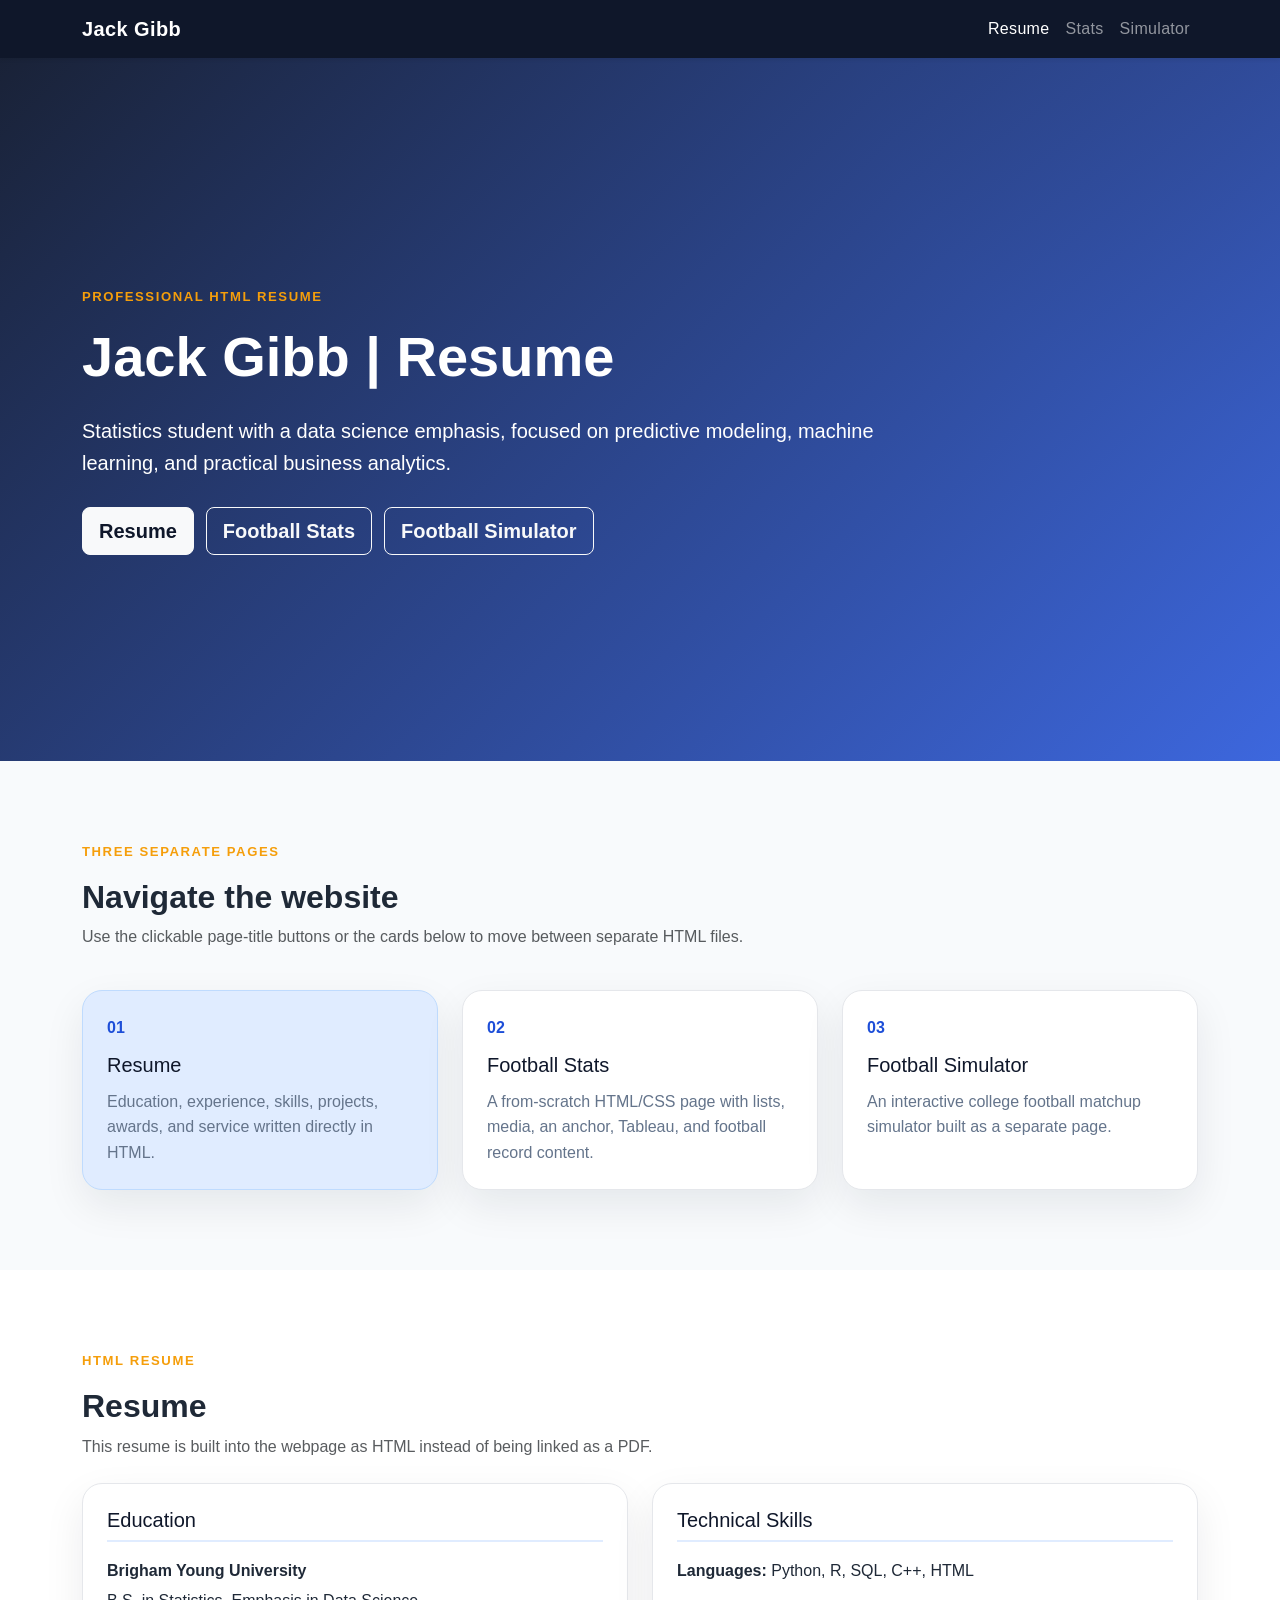
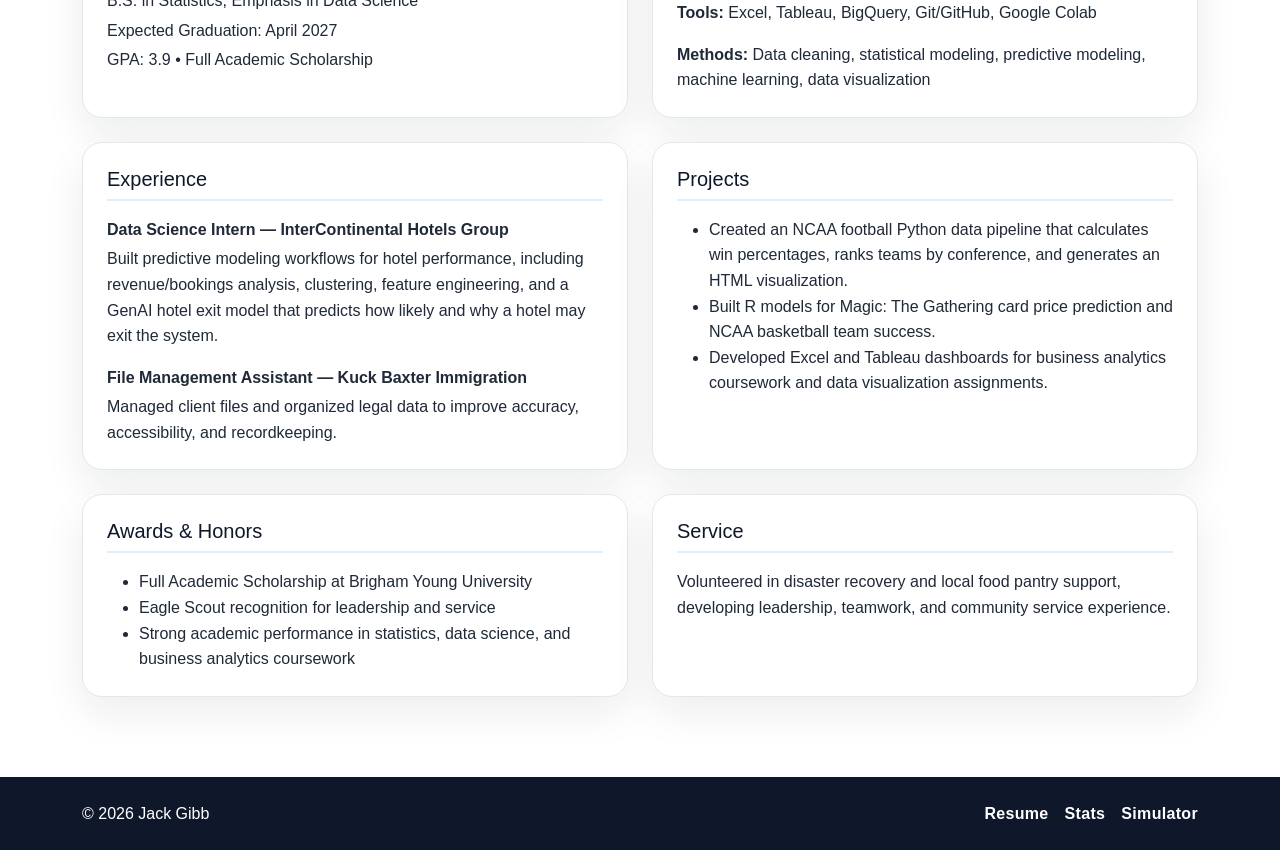
<file: index.html>
<!doctype html>
<html lang="en">
<head>
  <meta charset="utf-8">
  <meta name="viewport" content="width=device-width, initial-scale=1">
  <meta name="description" content="Professional resume page for Jack Gibb with navigation to a from-scratch football stats page and simulator page.">
  <title>Jack Gibb | Resume</title>
  <link href="https://cdn.jsdelivr.net/npm/bootstrap@5.3.3/dist/css/bootstrap.min.css" rel="stylesheet">
  <link rel="stylesheet" href="styles.css">
</head>
<body>
  <nav class="navbar navbar-expand-lg navbar-dark fixed-top shadow-sm" aria-label="Main navigation">
    <div class="container">
      <a class="navbar-brand fw-bold" href="index.html">Jack Gibb</a>
      <button class="navbar-toggler" type="button" data-bs-toggle="collapse" data-bs-target="#navbarNav" aria-controls="navbarNav" aria-expanded="false" aria-label="Toggle navigation">
        <span class="navbar-toggler-icon"></span>
      </button>
      <div class="collapse navbar-collapse" id="navbarNav">
        <ul class="navbar-nav ms-auto">
          <li class="nav-item"><a class="nav-link active" aria-current="page" href="index.html">Resume</a></li>
          <li class="nav-item"><a class="nav-link" href="stats.html">Stats</a></li>
          <li class="nav-item"><a class="nav-link" href="simulator.html">Simulator</a></li>
        </ul>
      </div>
    </div>
  </nav>

  <header class="hero-section text-white">
    <div class="container py-5">
      <div class="row align-items-center min-vh-65">
        <div class="col-lg-9">
          <p class="eyebrow mb-3">Professional HTML resume</p>
          <h1 class="display-4 fw-bold mb-4">Jack Gibb | Resume</h1>
          <p class="lead mb-4">Statistics student with a data science emphasis, focused on predictive modeling, machine learning, and practical business analytics.</p>
          <div class="title-nav" aria-label="Clickable page title navigation">
            <a class="btn btn-light btn-lg" href="index.html">Resume</a>
            <a class="btn btn-outline-light btn-lg" href="stats.html">Football Stats</a>
            <a class="btn btn-outline-light btn-lg" href="simulator.html">Football Simulator</a>
          </div>
        </div>
      </div>
    </div>
  </header>

  <main>
    <section class="section-padding bg-light" aria-labelledby="site-pages-heading">
      <div class="container">
        <div class="row mb-4">
          <div class="col-lg-8">
            <p class="section-label">Three separate pages</p>
            <h2 id="site-pages-heading" class="fw-bold">Navigate the website</h2>
            <p class="text-muted">Use the clickable page-title buttons or the cards below to move between separate HTML files.</p>
          </div>
        </div>

        <div class="row g-4">
          <div class="col-md-4">
            <a class="page-card active-page h-100" href="index.html" aria-label="Go to Resume page">
              <span class="page-number">01</span>
              <h3>Resume</h3>
              <p>Education, experience, skills, projects, awards, and service written directly in HTML.</p>
            </a>
          </div>
          <div class="col-md-4">
            <a class="page-card h-100" href="stats.html" aria-label="Go to Football Stats page">
              <span class="page-number">02</span>
              <h3>Football Stats</h3>
              <p>A from-scratch HTML/CSS page with lists, media, an anchor, Tableau, and football record content.</p>
            </a>
          </div>
          <div class="col-md-4">
            <a class="page-card h-100" href="simulator.html" aria-label="Go to Football Simulator page">
              <span class="page-number">03</span>
              <h3>Football Simulator</h3>
              <p>An interactive college football matchup simulator built as a separate page.</p>
            </a>
          </div>
        </div>
      </div>
    </section>

    <section id="resume" class="section-padding" aria-labelledby="resume-heading">
      <div class="container">
        <div class="row mb-4">
          <div class="col-lg-8">
            <p class="section-label">HTML resume</p>
            <h2 id="resume-heading" class="fw-bold">Resume</h2>
            <p class="text-muted mb-0">This resume is built into the webpage as HTML instead of being linked as a PDF.</p>
          </div>
        </div>

        <div class="row g-4">
          <div class="col-lg-6">
            <div class="resume-card h-100">
              <h3>Education</h3>
              <p class="mb-1"><strong>Brigham Young University</strong></p>
              <p class="mb-1">B.S. in Statistics, Emphasis in Data Science</p>
              <p class="mb-1">Expected Graduation: April 2027</p>
              <p class="mb-0">GPA: 3.9 • Full Academic Scholarship</p>
            </div>
          </div>

          <div class="col-lg-6">
            <div class="resume-card h-100">
              <h3>Technical Skills</h3>
              <p><strong>Languages:</strong> Python, R, SQL, C++, HTML</p>
              <p><strong>Tools:</strong> Excel, Tableau, BigQuery, Git/GitHub, Google Colab</p>
              <p class="mb-0"><strong>Methods:</strong> Data cleaning, statistical modeling, predictive modeling, machine learning, data visualization</p>
            </div>
          </div>

          <div class="col-lg-6">
            <div class="resume-card h-100">
              <h3>Experience</h3>
              <p class="mb-1"><strong>Data Science Intern — InterContinental Hotels Group</strong></p>
              <p>Built predictive modeling workflows for hotel performance, including revenue/bookings analysis, clustering, feature engineering, and a GenAI hotel exit model that predicts how likely and why a hotel may exit the system.</p>
              <p class="mb-1"><strong>File Management Assistant — Kuck Baxter Immigration</strong></p>
              <p class="mb-0">Managed client files and organized legal data to improve accuracy, accessibility, and recordkeeping.</p>
            </div>
          </div>

          <div class="col-lg-6">
            <div class="resume-card h-100">
              <h3>Projects</h3>
              <ul class="mb-0">
                <li>Created an NCAA football Python data pipeline that calculates win percentages, ranks teams by conference, and generates an HTML visualization.</li>
                <li>Built R models for Magic: The Gathering card price prediction and NCAA basketball team success.</li>
                <li>Developed Excel and Tableau dashboards for business analytics coursework and data visualization assignments.</li>
              </ul>
            </div>
          </div>

          <div class="col-lg-6">
            <div class="resume-card h-100">
              <h3>Awards & Honors</h3>
              <ul class="mb-0">
                <li>Full Academic Scholarship at Brigham Young University</li>
                <li>Eagle Scout recognition for leadership and service</li>
                <li>Strong academic performance in statistics, data science, and business analytics coursework</li>
              </ul>
            </div>
          </div>

          <div class="col-lg-6">
            <div class="resume-card h-100">
              <h3>Service</h3>
              <p class="mb-0">Volunteered in disaster recovery and local food pantry support, developing leadership, teamwork, and community service experience.</p>
            </div>
          </div>
        </div>
      </div>
    </section>
  </main>

  <footer class="site-footer text-white py-4">
    <div class="container d-flex flex-column flex-md-row justify-content-between align-items-center gap-3">
      <p class="mb-0">© 2026 Jack Gibb</p>
      <div class="footer-links">
        <a class="footer-link" href="index.html">Resume</a>
        <a class="footer-link" href="stats.html">Stats</a>
        <a class="footer-link" href="simulator.html">Simulator</a>
      </div>
    </div>
  </footer>

  <script src="https://cdn.jsdelivr.net/npm/bootstrap@5.3.3/dist/js/bootstrap.bundle.min.js"></script>
</body>
</html>
</file>
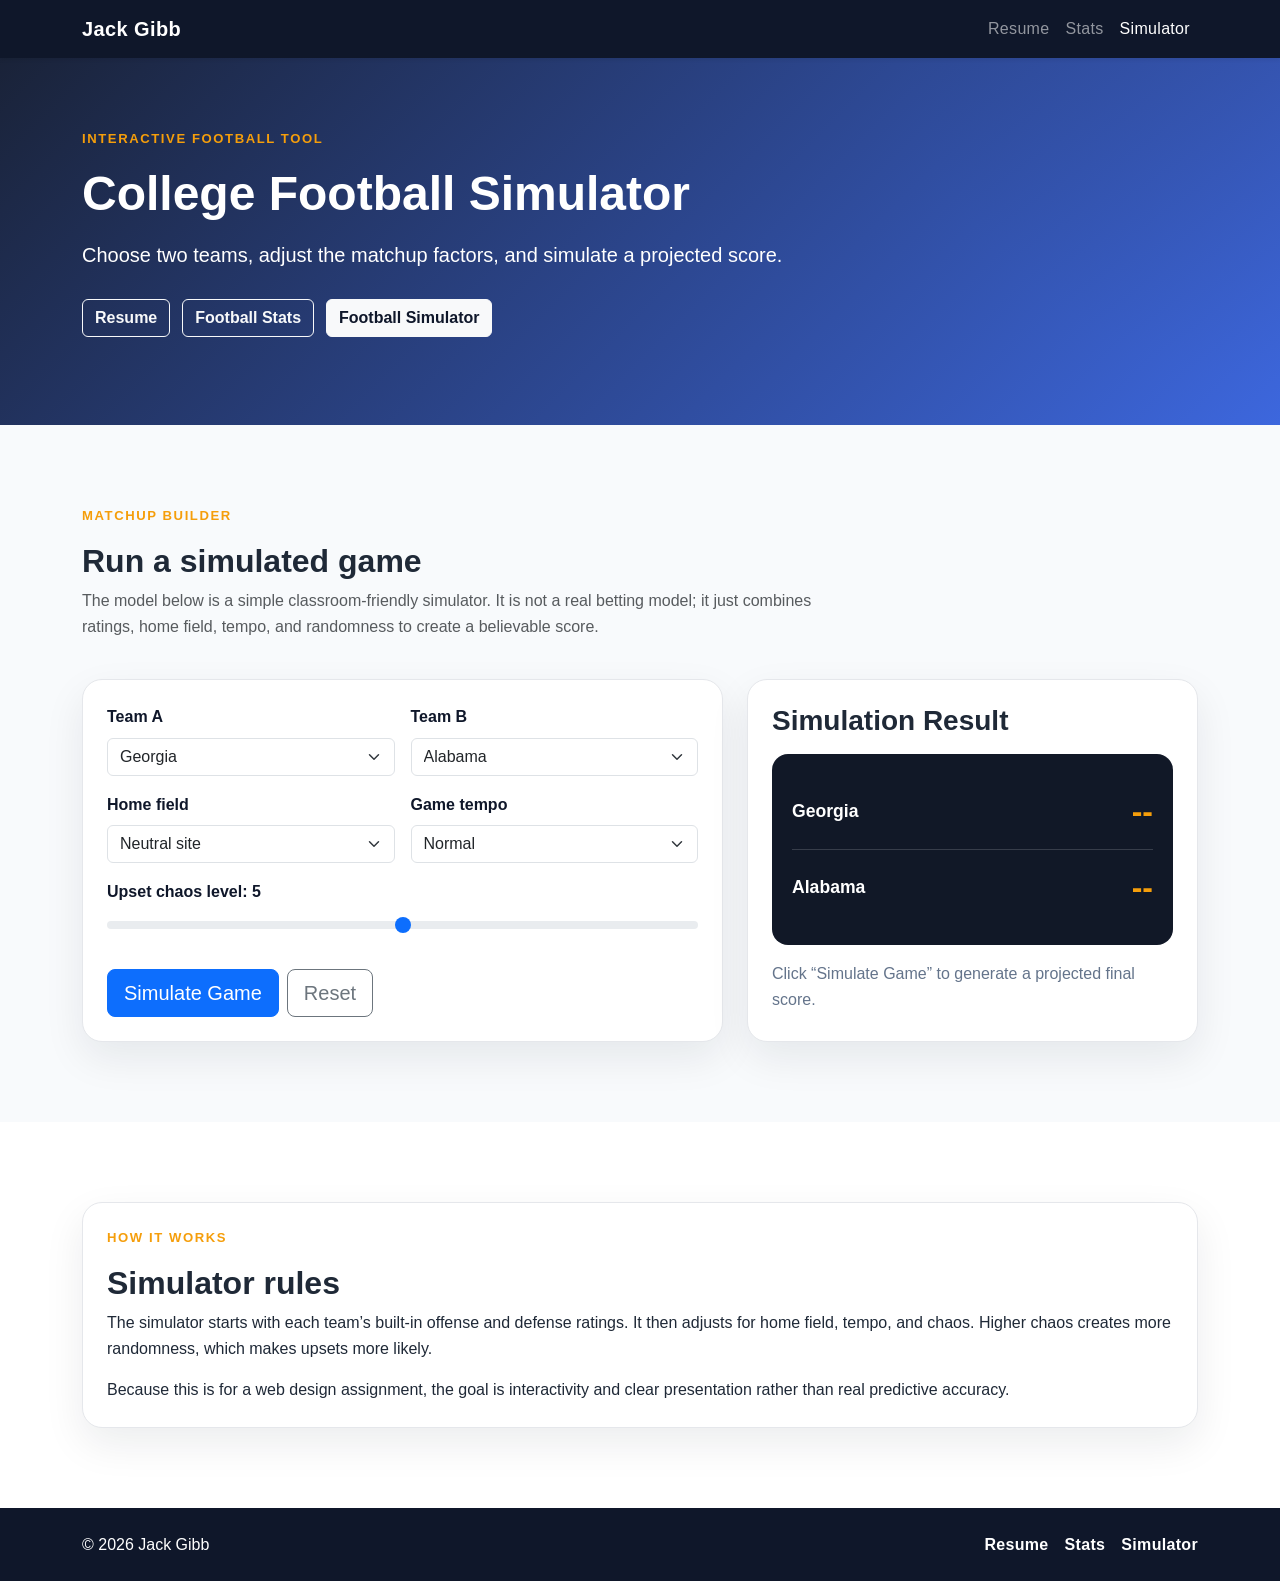
<file: simulator.html>
<!doctype html>
<html lang="en">
<head>
  <meta charset="utf-8">
  <meta name="viewport" content="width=device-width, initial-scale=1">
  <meta name="description" content="Interactive college football simulator page with matchup controls and predicted score output.">
  <title>College Football Simulator | Jack Gibb</title>
  <link href="https://cdn.jsdelivr.net/npm/bootstrap@5.3.3/dist/css/bootstrap.min.css" rel="stylesheet">
  <link rel="stylesheet" href="styles.css">
</head>
<body>
  <nav class="navbar navbar-expand-lg navbar-dark fixed-top shadow-sm" aria-label="Main navigation">
    <div class="container">
      <a class="navbar-brand fw-bold" href="index.html">Jack Gibb</a>
      <button class="navbar-toggler" type="button" data-bs-toggle="collapse" data-bs-target="#navbarNav" aria-controls="navbarNav" aria-expanded="false" aria-label="Toggle navigation">
        <span class="navbar-toggler-icon"></span>
      </button>
      <div class="collapse navbar-collapse" id="navbarNav">
        <ul class="navbar-nav ms-auto">
          <li class="nav-item"><a class="nav-link" href="index.html">Resume</a></li>
          <li class="nav-item"><a class="nav-link" href="stats.html">Stats</a></li>
          <li class="nav-item"><a class="nav-link active" aria-current="page" href="simulator.html">Simulator</a></li>
        </ul>
      </div>
    </div>
  </nav>

  <header class="page-header text-white">
    <div class="container py-5">
      <div class="row align-items-center">
        <div class="col-lg-9">
          <p class="eyebrow mb-3">Interactive football tool</p>
          <h1 class="display-5 fw-bold mb-3">College Football Simulator</h1>
          <p class="lead mb-0">Choose two teams, adjust the matchup factors, and simulate a projected score.</p>
          <div class="title-nav" aria-label="Clickable page title navigation">
            <a class="btn btn-outline-light" href="index.html">Resume</a>
            <a class="btn btn-outline-light" href="stats.html">Football Stats</a>
            <a class="btn btn-light" href="simulator.html">Football Simulator</a>
          </div>
        </div>
      </div>
    </div>
  </header>

  <main>
    <section class="section-padding bg-light" aria-labelledby="simulator-heading">
      <div class="container">
        <div class="row mb-4">
          <div class="col-lg-8">
            <p class="section-label">Matchup builder</p>
            <h2 id="simulator-heading" class="fw-bold">Run a simulated game</h2>
            <p class="text-muted">The model below is a simple classroom-friendly simulator. It is not a real betting model; it just combines ratings, home field, tempo, and randomness to create a believable score.</p>
          </div>
        </div>

        <div class="row g-4 align-items-stretch">
          <div class="col-lg-7">
            <div class="sim-card h-100">
              <form id="simForm">
                <div class="row g-3">
                  <div class="col-md-6">
                    <label class="form-label" for="teamA">Team A</label>
                    <select class="form-select" id="teamA">
                      <option value="Georgia" data-offense="91" data-defense="94">Georgia</option>
                      <option value="Alabama" data-offense="92" data-defense="90">Alabama</option>
                      <option value="Ohio State" data-offense="94" data-defense="88">Ohio State</option>
                      <option value="Michigan" data-offense="88" data-defense="93">Michigan</option>
                      <option value="Texas" data-offense="90" data-defense="86">Texas</option>
                      <option value="Oregon" data-offense="93" data-defense="84">Oregon</option>
                      <option value="BYU" data-offense="82" data-defense="80">BYU</option>
                      <option value="Utah" data-offense="78" data-defense="86">Utah</option>
                    </select>
                  </div>
                  <div class="col-md-6">
                    <label class="form-label" for="teamB">Team B</label>
                    <select class="form-select" id="teamB">
                      <option value="Alabama" data-offense="92" data-defense="90">Alabama</option>
                      <option value="Georgia" data-offense="91" data-defense="94">Georgia</option>
                      <option value="Ohio State" data-offense="94" data-defense="88">Ohio State</option>
                      <option value="Michigan" data-offense="88" data-defense="93">Michigan</option>
                      <option value="Texas" data-offense="90" data-defense="86">Texas</option>
                      <option value="Oregon" data-offense="93" data-defense="84">Oregon</option>
                      <option value="BYU" data-offense="82" data-defense="80">BYU</option>
                      <option value="Utah" data-offense="78" data-defense="86">Utah</option>
                    </select>
                  </div>

                  <div class="col-md-6">
                    <label class="form-label" for="homeTeam">Home field</label>
                    <select class="form-select" id="homeTeam">
                      <option value="neutral">Neutral site</option>
                      <option value="A">Team A home</option>
                      <option value="B">Team B home</option>
                    </select>
                  </div>

                  <div class="col-md-6">
                    <label class="form-label" for="tempo">Game tempo</label>
                    <select class="form-select" id="tempo">
                      <option value="slow">Slow</option>
                      <option value="normal" selected>Normal</option>
                      <option value="fast">Fast</option>
                    </select>
                  </div>

                  <div class="col-12">
                    <label class="form-label" for="chaos">Upset chaos level: <span id="chaosValue">5</span></label>
                    <input class="form-range" type="range" min="0" max="10" value="5" id="chaos">
                  </div>

                  <div class="col-12 d-flex flex-wrap gap-2 pt-2">
                    <button class="btn btn-primary btn-lg" type="submit">Simulate Game</button>
                    <button class="btn btn-outline-secondary btn-lg" type="button" id="resetButton">Reset</button>
                  </div>
                </div>
              </form>
            </div>
          </div>

          <div class="col-lg-5">
            <div class="result-panel h-100">
              <h3 class="fw-bold mb-3">Simulation Result</h3>
              <div class="scoreboard" aria-live="polite">
                <div class="score-line">
                  <span class="team-name" id="scoreTeamA">Georgia</span>
                  <span class="team-score" id="scoreA">--</span>
                </div>
                <div class="score-line">
                  <span class="team-name" id="scoreTeamB">Alabama</span>
                  <span class="team-score" id="scoreB">--</span>
                </div>
              </div>
              <p class="prediction-detail mt-3 mb-0" id="predictionText">Click “Simulate Game” to generate a projected final score.</p>
            </div>
          </div>
        </div>
      </div>
    </section>

    <section class="section-padding" aria-labelledby="rules-heading">
      <div class="container">
        <div class="content-panel">
          <p class="section-label">How it works</p>
          <h2 id="rules-heading" class="fw-bold">Simulator rules</h2>
          <p>The simulator starts with each team’s built-in offense and defense ratings. It then adjusts for home field, tempo, and chaos. Higher chaos creates more randomness, which makes upsets more likely.</p>
          <p class="mb-0">Because this is for a web design assignment, the goal is interactivity and clear presentation rather than real predictive accuracy.</p>
        </div>
      </div>
    </section>
  </main>

  <footer class="site-footer text-white py-4">
    <div class="container d-flex flex-column flex-md-row justify-content-between align-items-center gap-3">
      <p class="mb-0">© 2026 Jack Gibb</p>
      <div class="footer-links">
        <a class="footer-link" href="index.html">Resume</a>
        <a class="footer-link" href="stats.html">Stats</a>
        <a class="footer-link" href="simulator.html">Simulator</a>
      </div>
    </div>
  </footer>

  <script src="https://cdn.jsdelivr.net/npm/bootstrap@5.3.3/dist/js/bootstrap.bundle.min.js"></script>
  <script src="simulator.js"></script>
</body>
</html>
</file>
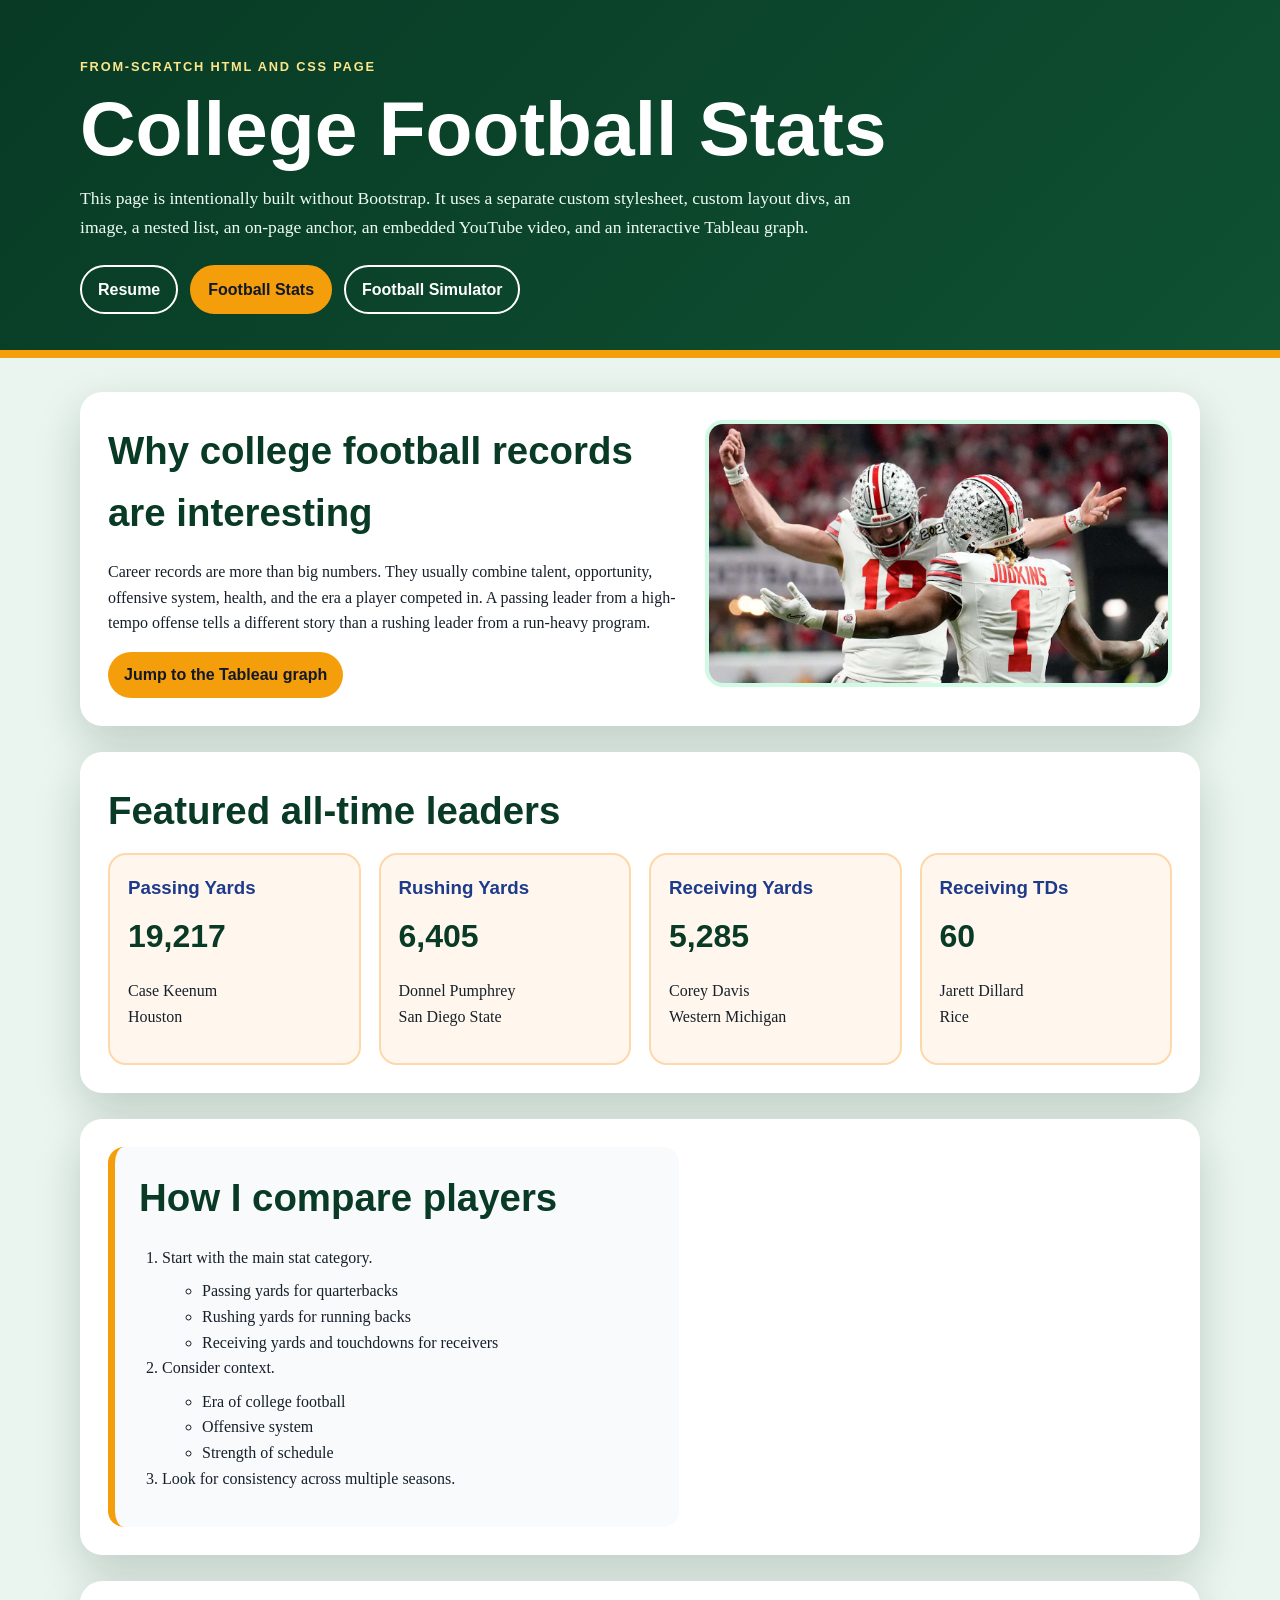
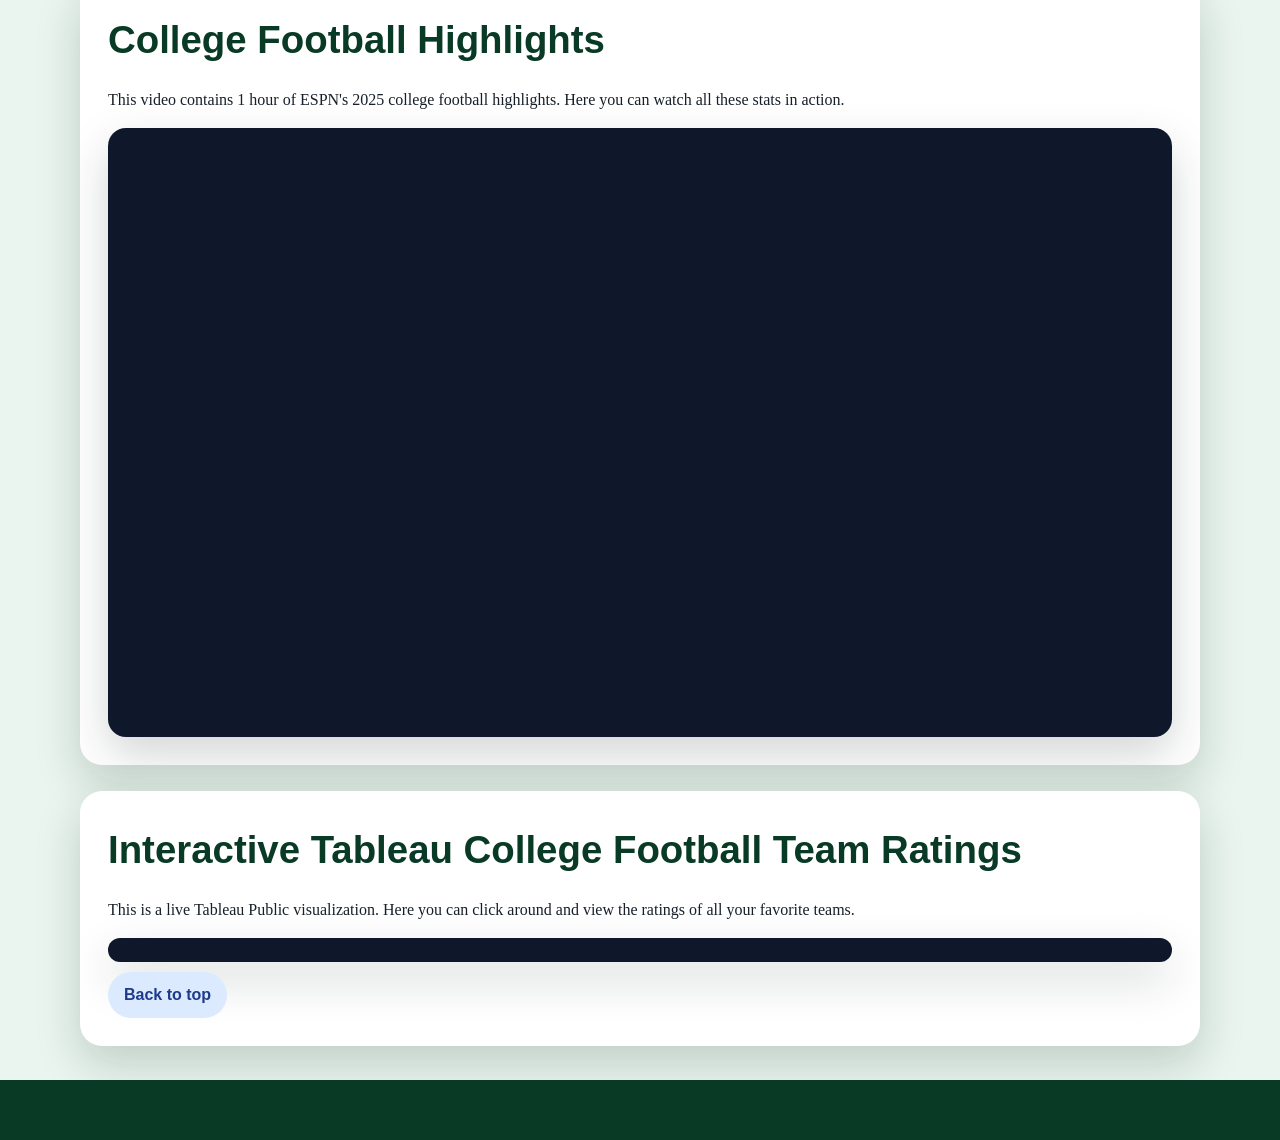
<file: stats.html>
<!doctype html>
<html lang="en">
<head>
  <meta charset="utf-8">
  <meta name="viewport" content="width=device-width, initial-scale=1">
  <meta name="description" content="A from-scratch college football stats page demonstrating custom HTML, CSS, media, lists, anchors, and Tableau.">
  <title>Football Stats | From-Scratch Page</title>
  <link rel="stylesheet" href="stats.css">
</head>
<body>
  <header class="scratch-header" id="top">
    <div class="header-inner">
      <p class="kicker">From-scratch HTML and CSS page</p>
      <h1>College Football Stats</h1>
      <p class="header-summary">This page is intentionally built without Bootstrap. It uses a separate custom stylesheet, custom layout divs, an image, a nested list, an on-page anchor, an embedded YouTube video, and an interactive Tableau graph.</p>
      <nav class="title-buttons" aria-label="Page navigation buttons">
        <a href="index.html">Resume</a>
        <a class="active" href="stats.html">Football Stats</a>
        <a href="simulator.html">Football Simulator</a>
      </nav>
    </div>
  </header>

  <main class="page-wrap">
    <div class="content-block block-padding two-column-grid">
      <div>
        <h2>Why college football records are interesting</h2>
        <p>Career records are more than big numbers. They usually combine talent, opportunity, offensive system, health, and the era a player competed in. A passing leader from a high-tempo offense tells a different story than a rushing leader from a run-heavy program.</p>
        <a class="anchor-button" href="#tableau-viz-section">Jump to the Tableau graph</a>
      </div>
      <div>
        <img class="field-image" src="OSUcfbpic1.jpeg" alt="Howard and Judkins celebrating">
      </div>
    </div>

    <div class="content-block block-padding" id="record-board">
      <h2>Featured all-time leaders</h2>
      <div class="leader-grid">
        <div class="leader-card">
          <h3>Passing Yards</h3>
          <p class="big-number">19,217</p>
          <p>Case Keenum<br>Houston</p>
        </div>
        <div class="leader-card">
          <h3>Rushing Yards</h3>
          <p class="big-number">6,405</p>
          <p>Donnel Pumphrey<br>San Diego State</p>
        </div>
        <div class="leader-card">
          <h3>Receiving Yards</h3>
          <p class="big-number">5,285</p>
          <p>Corey Davis<br>Western Michigan</p>
        </div>
        <div class="leader-card">
          <h3>Receiving TDs</h3>
          <p class="big-number">60</p>
          <p>Jarett Dillard<br>Rice</p>
        </div>
      </div>
    </div>

    <div class="content-block block-padding two-column-grid">
      <div class="nested-list-box">
        <h2>How I compare players</h2>
        <ol>
          <li>Start with the main stat category.
            <ul>
              <li>Passing yards for quarterbacks</li>
              <li>Rushing yards for running backs</li>
              <li>Receiving yards and touchdowns for receivers</li>
            </ul>
          </li>
          <li>Consider context.
            <ul>
              <li>Era of college football</li>
              <li>Offensive system</li>
              <li>Strength of schedule</li>
            </ul>
          </li>
          <li>Look for consistency across multiple seasons.</li>
        </ol>
      </div>
    </div>

    <div class="content-block block-padding" id="video-section">
      <h2>College Football Highlights</h2>
      <p>This video contains 1 hour of ESPN's 2025 college football highlights. Here you can watch all these stats in action.</p>
      <div class="video-frame">
        <iframe src="https://www.youtube.com/embed/m5FCw0K7kaY" title="College football highlights video" allow="accelerometer; autoplay; clipboard-write; encrypted-media; gyroscope; picture-in-picture; web-share" allowfullscreen></iframe>
      </div>
    </div>

    <div class="content-block block-padding" id="tableau-viz-section">
      <h2>Interactive Tableau College Football Team Ratings</h2>
      <p>This is a live Tableau Public visualization. Here you can click around and view the ratings of all your favorite teams.</p>
      <div class="tableau-frame">
        <tableau-viz id="tableauViz" src="https://public.tableau.com/views/TheRoundRobin-CollegeFootballVisualization/TheRoundRobinCollegeFootballTeamDashboard" toolbar="bottom" hide-tabs></tableau-viz>
      </div>
      <a class="source-link" href="#top">Back to top</a>
    </div>
  </main>

  <footer class="scratch-footer">
    <p></p>
  </footer>

  <script type="module" src="https://public.tableau.com/javascripts/api/tableau.embedding.3.latest.min.js"></script>
</body>
</html>
</file>
<file: styles.css>
:root {
  --navy: #0f172a;
  --blue: #1d4ed8;
  --light-blue: #e0ecff;
  --gold: #f59e0b;
  --text: #1f2937;
  --muted: #64748b;
  --panel: #ffffff;
  --border: #e5e7eb;
}

html {
  scroll-behavior: smooth;
}

body {
  font-family: Arial, Helvetica, sans-serif;
  color: var(--text);
  background: #ffffff;
  line-height: 1.6;
}

.navbar,
.site-footer {
  background: var(--navy);
}

.navbar-brand,
.nav-link,
.footer-link {
  letter-spacing: 0.02em;
}

.nav-link:hover,
.footer-link:hover {
  color: var(--gold) !important;
}

.footer-link {
  color: #ffffff;
  text-decoration: none;
  font-weight: 600;
}

.footer-links {
  display: flex;
  gap: 1rem;
  flex-wrap: wrap;
}

.hero-section,
.page-header {
  background:
    linear-gradient(135deg, rgba(15, 23, 42, 0.96), rgba(29, 78, 216, 0.86)),
    radial-gradient(circle at top right, rgba(245, 158, 11, 0.35), transparent 28%);
  padding-top: 5rem;
}

.page-header {
  padding-bottom: 2.5rem;
}

.min-vh-65 {
  min-height: 65vh;
}

.eyebrow,
.section-label {
  color: var(--gold);
  font-weight: 700;
  text-transform: uppercase;
  letter-spacing: 0.12em;
  font-size: 0.82rem;
}

.section-padding {
  padding: 5rem 0;
}

.content-panel,
.resume-card,
.page-card,
.sim-card,
.result-panel {
  background: var(--panel);
  border: 1px solid var(--border);
  border-radius: 1.25rem;
  padding: 1.5rem;
  box-shadow: 0 16px 40px rgba(15, 23, 42, 0.08);
}

.page-card,
.sim-card {
  transition: transform 0.2s ease, box-shadow 0.2s ease, border-color 0.2s ease;
}

.page-card:hover,
.sim-card:hover {
  transform: translateY(-4px);
  box-shadow: 0 20px 50px rgba(15, 23, 42, 0.12);
  border-color: #bfdbfe;
}

.page-card {
  display: block;
  color: var(--text);
  text-decoration: none;
}

.page-card h3 {
  color: var(--navy);
  font-size: 1.25rem;
  margin-bottom: 0.75rem;
}

.page-card p {
  color: var(--muted);
  margin-bottom: 0;
}

.page-number {
  display: inline-block;
  color: var(--blue);
  font-weight: 800;
  margin-bottom: 0.75rem;
}

.active-page {
  background: var(--light-blue);
  border-color: #bfdbfe;
}

.title-nav {
  display: flex;
  flex-wrap: wrap;
  gap: 0.75rem;
  margin-top: 1.75rem;
}

.title-nav .btn {
  font-weight: 700;
}

.content-panel h3,
.resume-card h3,
.sim-card h3 {
  color: var(--navy);
}

.accent-panel {
  background: var(--light-blue);
  border-color: #bfdbfe;
}

.resume-card h3 {
  font-size: 1.25rem;
  border-bottom: 2px solid var(--light-blue);
  padding-bottom: 0.5rem;
  margin-bottom: 1rem;
}

.bg-light {
  background-color: #f8fafc !important;
}

.btn-light {
  color: var(--navy);
  font-weight: 700;
}

.btn-outline-light {
  font-weight: 700;
}

.form-label {
  font-weight: 700;
  color: var(--navy);
}

.form-range,
.form-select,
.form-control {
  cursor: pointer;
}

.scoreboard {
  background: #111827;
  color: #ffffff;
  border-radius: 1rem;
  padding: 1.25rem;
}

.score-line {
  display: grid;
  grid-template-columns: 1fr auto;
  gap: 1rem;
  align-items: center;
  padding: 0.75rem 0;
  border-bottom: 1px solid rgba(255, 255, 255, 0.16);
}

.score-line:last-child {
  border-bottom: 0;
}

.team-name {
  font-weight: 800;
  font-size: 1.1rem;
}

.team-score {
  font-size: 2rem;
  font-weight: 900;
  color: var(--gold);
}

.prediction-detail {
  color: var(--muted);
}

@media (max-width: 767px) {
  .display-4 {
    font-size: 2.5rem;
  }

  .section-padding {
    padding: 3.5rem 0;
  }
}
</file>
<file: stats.css>
:root {
  --field-green: #0f5132;
  --dark-green: #083a25;
  --cream: #fff7ed;
  --white: #ffffff;
  --ink: #17202a;
  --muted: #5b6776;
  --orange: #f59e0b;
  --blue: #1e3a8a;
  --card-shadow: 0 18px 45px rgba(9, 34, 28, 0.18);
}

* {
  box-sizing: border-box;
}

html {
  scroll-behavior: smooth;
}

body {
  margin: 0;
  background: #e9f5ee;
  color: var(--ink);
  font-family: Georgia, "Times New Roman", serif;
  line-height: 1.6;
}

img,
iframe,
tableau-viz {
  max-width: 100%;
}

.scratch-header {
  background: linear-gradient(135deg, var(--dark-green), var(--field-green));
  color: var(--white);
  padding: 44px 22px 36px;
  border-bottom: 8px solid var(--orange);
}

.header-inner {
  width: min(1120px, 100%);
  margin: 0 auto;
}

.kicker {
  color: #fde68a;
  font-family: Arial, Helvetica, sans-serif;
  font-size: 0.8rem;
  font-weight: 800;
  letter-spacing: 0.14em;
  text-transform: uppercase;
}

.scratch-header h1 {
  margin: 12px 0;
  font-family: Arial, Helvetica, sans-serif;
  font-size: clamp(2.2rem, 6vw, 4.8rem);
  line-height: 1;
}

.header-summary {
  max-width: 780px;
  color: #eefdf4;
  font-size: 1.1rem;
}

.title-buttons {
  display: flex;
  flex-wrap: wrap;
  gap: 12px;
  margin-top: 24px;
}

.title-buttons a,
.anchor-button,
.source-link {
  display: inline-block;
  border-radius: 999px;
  padding: 10px 16px;
  font-family: Arial, Helvetica, sans-serif;
  font-weight: 800;
  text-decoration: none;
}

.title-buttons a {
  border: 2px solid #ffffff;
  color: #ffffff;
}

.title-buttons a.active,
.title-buttons a:hover,
.anchor-button,
.source-link:hover {
  background: var(--orange);
  border-color: var(--orange);
  color: #111827;
}

.page-wrap {
  width: min(1120px, calc(100% - 36px));
  margin: 34px auto;
}

.content-block {
  background: var(--white);
  border-radius: 22px;
  box-shadow: var(--card-shadow);
  margin-bottom: 26px;
  overflow: hidden;
}

.block-padding {
  padding: 28px;
}

.two-column-grid {
  display: grid;
  grid-template-columns: 1.1fr 0.9fr;
  gap: 26px;
  align-items: stretch;
}

.leader-grid {
  display: grid;
  grid-template-columns: repeat(4, minmax(0, 1fr));
  gap: 18px;
}

.leader-card {
  background: var(--cream);
  border: 2px solid #fed7aa;
  border-radius: 18px;
  padding: 18px;
}

.leader-card h3 {
  color: var(--blue);
  font-family: Arial, Helvetica, sans-serif;
  margin: 0 0 6px;
}

.big-number {
  color: var(--dark-green);
  font-family: Arial, Helvetica, sans-serif;
  font-size: 2rem;
  font-weight: 900;
  margin: 8px 0 4px;
}

.field-image {
  width: 100%;
  border-radius: 18px;
  display: block;
  border: 4px solid #d1fae5;
}

h2 {
  color: var(--dark-green);
  font-family: Arial, Helvetica, sans-serif;
  font-size: clamp(1.7rem, 3vw, 2.5rem);
  margin: 0 0 12px;
}

h3 {
  font-family: Arial, Helvetica, sans-serif;
}

.nested-list-box {
  background: #f8fafc;
  border-left: 7px solid var(--orange);
  border-radius: 16px;
  padding: 20px 24px;
}

.nested-list-box ol {
  padding-left: 23px;
}

.nested-list-box ul {
  margin-top: 8px;
}

.video-frame,
.tableau-frame {
  background: #0f172a;
  border-radius: 18px;
  box-shadow: var(--card-shadow);
  overflow: hidden;
  padding: 12px;
}

.video-frame iframe {
  display: block;
  width: 100%;
  aspect-ratio: 16 / 9;
  border: 0;
  border-radius: 12px;
}

.tableau-frame tableau-viz {
  width: 100%;
  min-height: 720px;
  border-radius: 12px;
  background: #ffffff;
}

.source-link {
  background: #dbeafe;
  color: var(--blue);
  margin-top: 10px;
}

.scratch-footer {
  background: var(--dark-green);
  color: var(--white);
  padding: 22px;
  text-align: center;
  font-family: Arial, Helvetica, sans-serif;
}

@media (max-width: 900px) {
  .two-column-grid,
  .leader-grid {
    grid-template-columns: 1fr;
  }

  .scratch-header {
    padding-top: 30px;
  }
}
</file>
